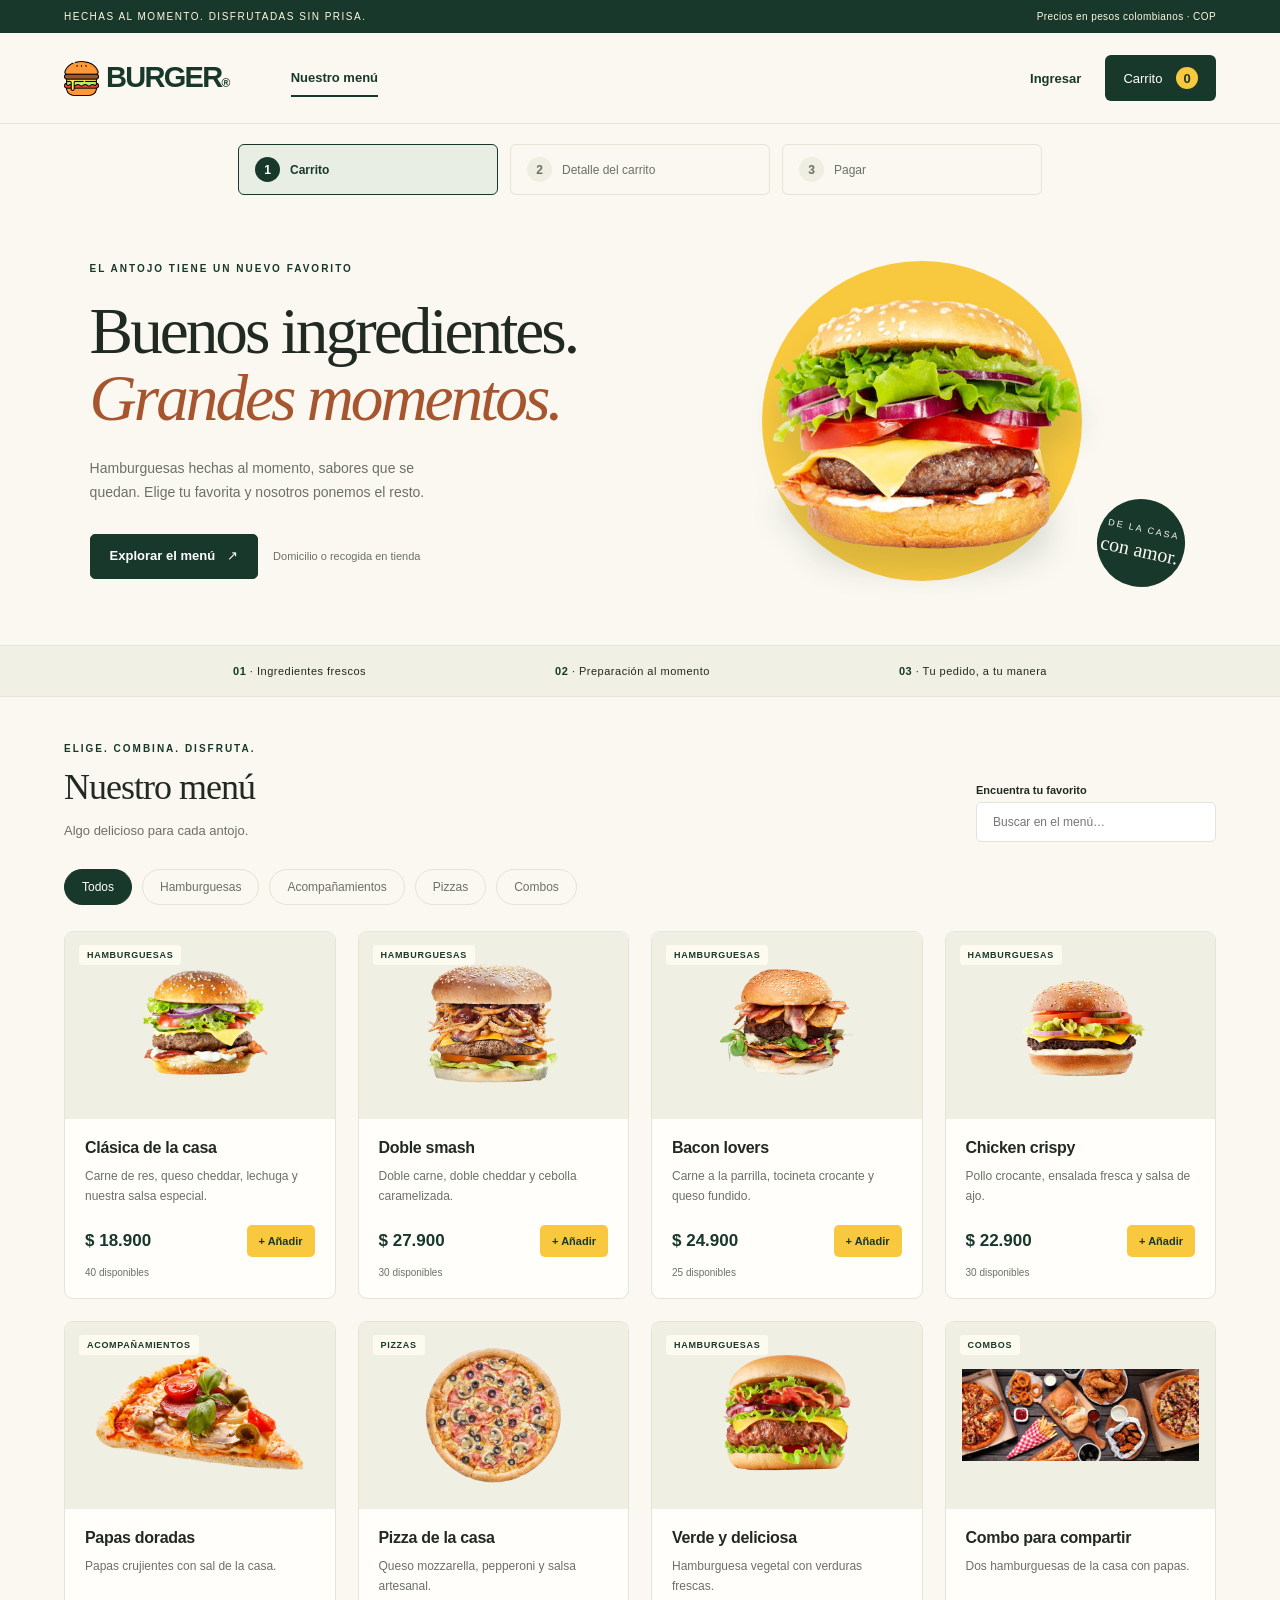
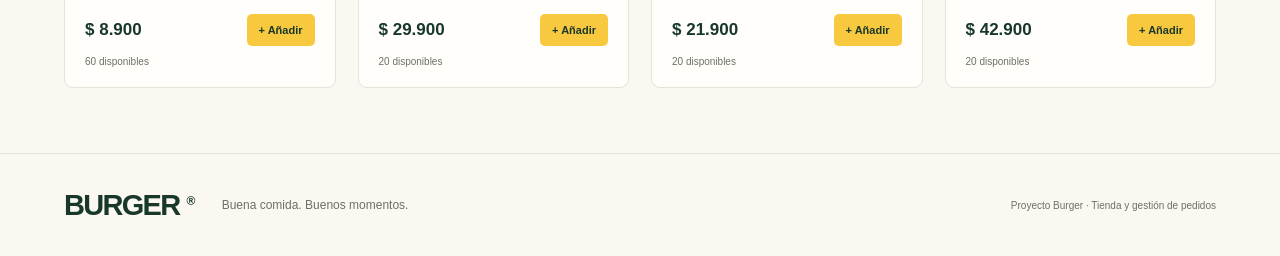
<file: index.html>
<!doctype html>
<html lang="es">
    <head><meta charset="utf-8"><meta name="viewport" content="width=device-width,initial-scale=1"><meta name="theme-color" content="#18382b"><meta name="description" content="Burger: hamburguesas, carrito de compras y pedidos en un solo lugar.">
        <title>Burger · Hechas para disfrutarse</title>
        <link rel="icon" href="images/logo.png">
        <link rel="stylesheet" href="style.css">
        <script type="module" src="app.js"></script>
    </head>
    <body>
        <div class="topbar">HECHAS AL MOMENTO. DISFRUTADAS SIN PRISA. <span>Precios en pesos colombianos · COP</span></div>
        <header><a class="brand" href="#menu" aria-label="Burger inicio"><img src="images/logo.png" alt="">
            <span>BURGER<span class="brand-dot">®</span></span></a><nav aria-label="Navegación principal" id="navigation"></nav><div class="header-actions"><button class="text-button" data-action="account" id="account-button">Ingresar</button><button class="cart-button" data-action="cart">Carrito <span id="cart-count">0</span></button></div></header>
        <main id="app" tabindex="-1"><p class="loading">Preparando algo delicioso…</p></main>
            <footer>
                <a class="brand" href="#menu">BURGER<span class="brand-dot">®</span></a>
                <p>Buena comida. Buenos momentos.</p>
                <span>Proyecto Burger · Tienda y gestión de pedidos</span>
            </footer>
            <dialog id="modal" aria-label="Formulario">
                <div id="modal-content"></div>
            </dialog>
            <dialog id="cart-dialog" aria-labelledby="cart-title">
                <div class="drawer-header">
                    <div>
                        <span class="eyebrow">TU PRÓXIMO BUEN MOMENTO</span>
                        <h2 id="cart-title">Tu carrito</h2>
                    </div>
                    <button class="icon-button" data-action="close-cart" aria-label="Cerrar carrito">×</button>
                </div>
                <div id="cart-content"></div>
            </dialog>
            <div id="toast" role="status" aria-live="polite" hidden></div>
        </body>
</html>
</file>
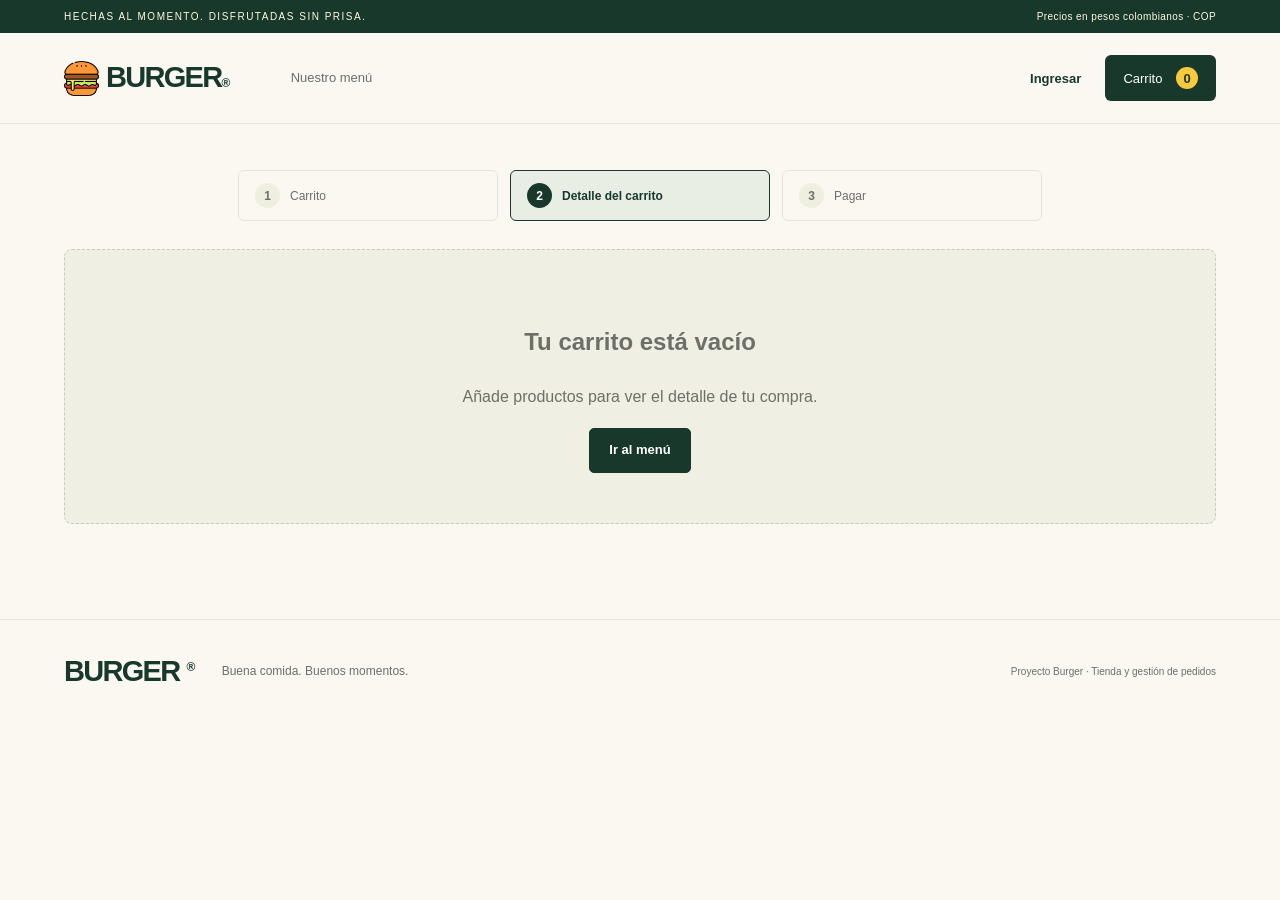
<file: cart.html>
<!doctype html>
<html lang="es">
    <head>
        <meta charset="utf-8">
        <meta name="viewport" content="width=device-width,initial-scale=1">
        <meta name="theme-color" content="#18382b">
        <meta name="description" content="Burger: hamburguesas, carrito de compras y pedidos en un solo lugar.">
        <title>Burger · Detalle del carrito</title>
        <link rel="icon" href="images/logo.png">
        <link rel="stylesheet" href="style.css">
        <script type="module" src="app.js"></script>
    </head>
        <body>
            <div class="topbar">HECHAS AL MOMENTO. DISFRUTADAS SIN PRISA. 
                <span>Precios en pesos colombianos · COP</span>
            </div>
            <header><a class="brand" href="#menu" aria-label="Burger inicio">
                <img src="images/logo.png" alt="">
                <span>BURGER<span class="brand-dot">®</span></span></a><nav aria-label="Navegación principal" id="navigation"></nav>
                <div class="header-actions"><button class="text-button" data-action="account" id="account-button">Ingresar</button>
                    <button class="cart-button" data-action="cart">Carrito <span id="cart-count">0</span>
                    </button>
                </div>
                </header>
            <main id="app" tabindex="-1"><p class="loading">Preparando algo delicioso…</p>
            </main>
            <footer>
                <a class="brand" href="#menu">BURGER<span class="brand-dot">®</span></a>
                <p>Buena comida. Buenos momentos.</p>
                <span>Proyecto Burger · Tienda y gestión de pedidos</span>
            </footer>
            <dialog id="modal" aria-label="Formulario">
                <div id="modal-content"></div>
            </dialog>
            <dialog id="cart-dialog" aria-labelledby="cart-title">
                <div class="drawer-header"><div>
                <span class="eyebrow">TU PRÓXIMO BUEN MOMENTO</span><h2 id="cart-title">Tu carrito</h2></div>
                <button class="icon-button" data-action="close-cart" aria-label="Cerrar carrito">×</button></div>
                    <div id="cart-content"></div>
                </dialog>
            <div id="toast" role="status" aria-live="polite" hidden></div>
        </body>
</html>
</file>
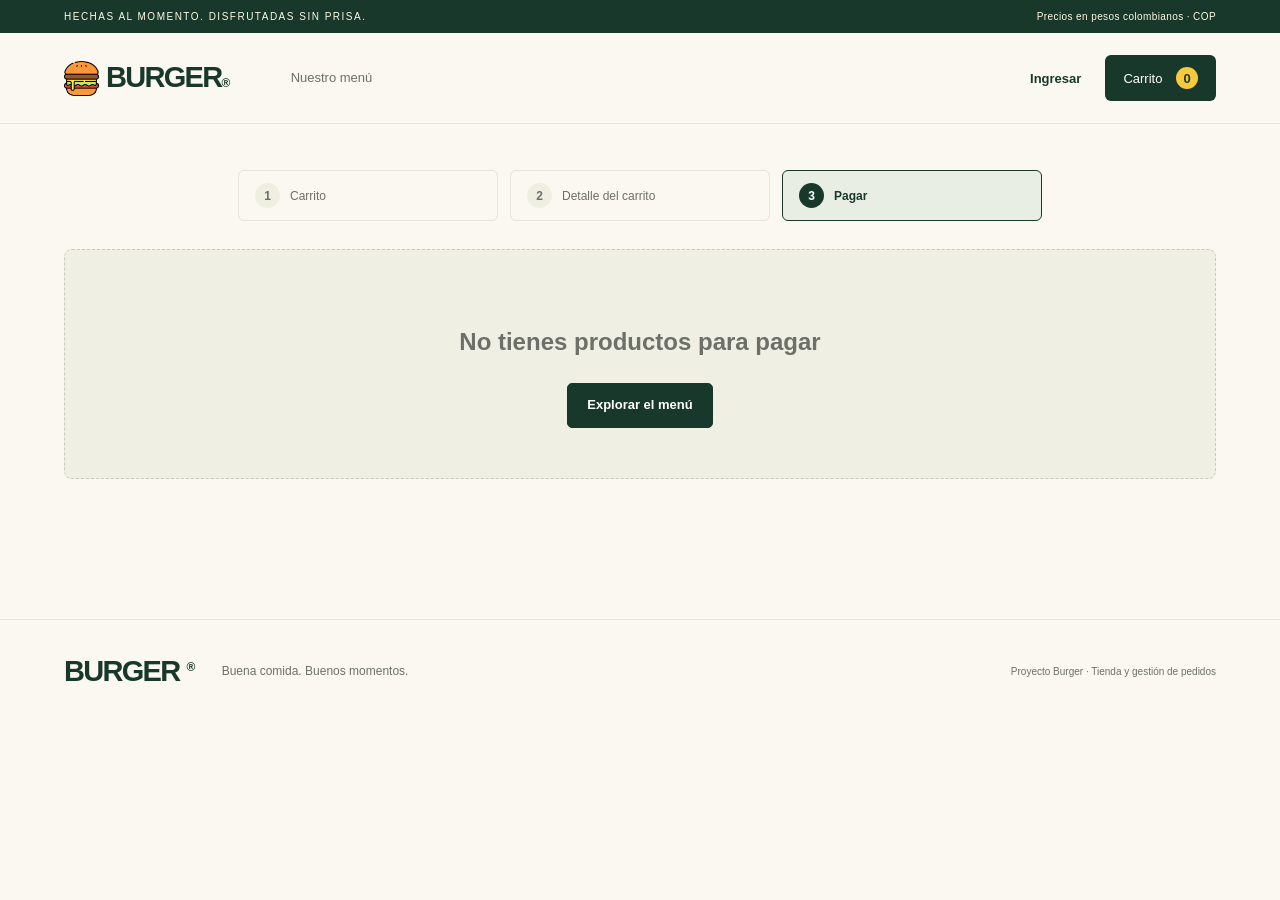
<file: checkout.html>
<!doctype html>
<html lang="es">
    <head>
        <meta charset="utf-8">
        <meta name="viewport" content="width=device-width,initial-scale=1">
        <meta name="theme-color" content="#18382b">
        <meta name="description" content="Burger: hamburguesas, carrito de compras y pedidos en un solo lugar.">
        <title>Burger · Pagar pedido</title>
        <link rel="icon" href="images/logo.png">
        <link rel="stylesheet" href="style.css">
        <script type="module" src="app.js"></script>
    </head>
    <body>
    <div class="topbar">HECHAS AL MOMENTO. DISFRUTADAS SIN PRISA. 
        <span>Precios en pesos colombianos · COP</span></div>
        <header><a class="brand" href="#menu" aria-label="Burger inicio">
            <img src="images/logo.png" alt="">
            <span>BURGER<span class="brand-dot">®</span></span></a>
            <nav aria-label="Navegación principal" id="navigation"></nav>
            <div class="header-actions">
                <button class="text-button" data-action="account" id="account-button">Ingresar</button>
                <button class="cart-button" data-action="cart">Carrito <span id="cart-count">0</span></button>
            </div>
        </header>
        <main id="app" tabindex="-1"><p class="loading">Preparando algo delicioso…</p></main>
        <footer>
            <a class="brand" href="#menu">BURGER<span class="brand-dot">®</span></a>
            <p>Buena comida. Buenos momentos.</p>
            <span>Proyecto Burger · Tienda y gestión de pedidos</span>
        </footer>
        <dialog id="modal" aria-label="Formulario">
            <div id="modal-content"></div>
        </dialog>
        <dialog id="cart-dialog" aria-labelledby="cart-title">
            <div class="drawer-header">
                <div>
                    <span class="eyebrow">TU PRÓXIMO BUEN MOMENTO</span>
                    <h2 id="cart-title">Tu carrito</h2>
                </div>
                <button class="icon-button" data-action="close-cart" aria-label="Cerrar carrito">×</button>
            </div>
            <div id="cart-content"></div>
        </dialog>
        <div id="toast" role="status" aria-live="polite" hidden></div>
    </body>
</html>
</file>
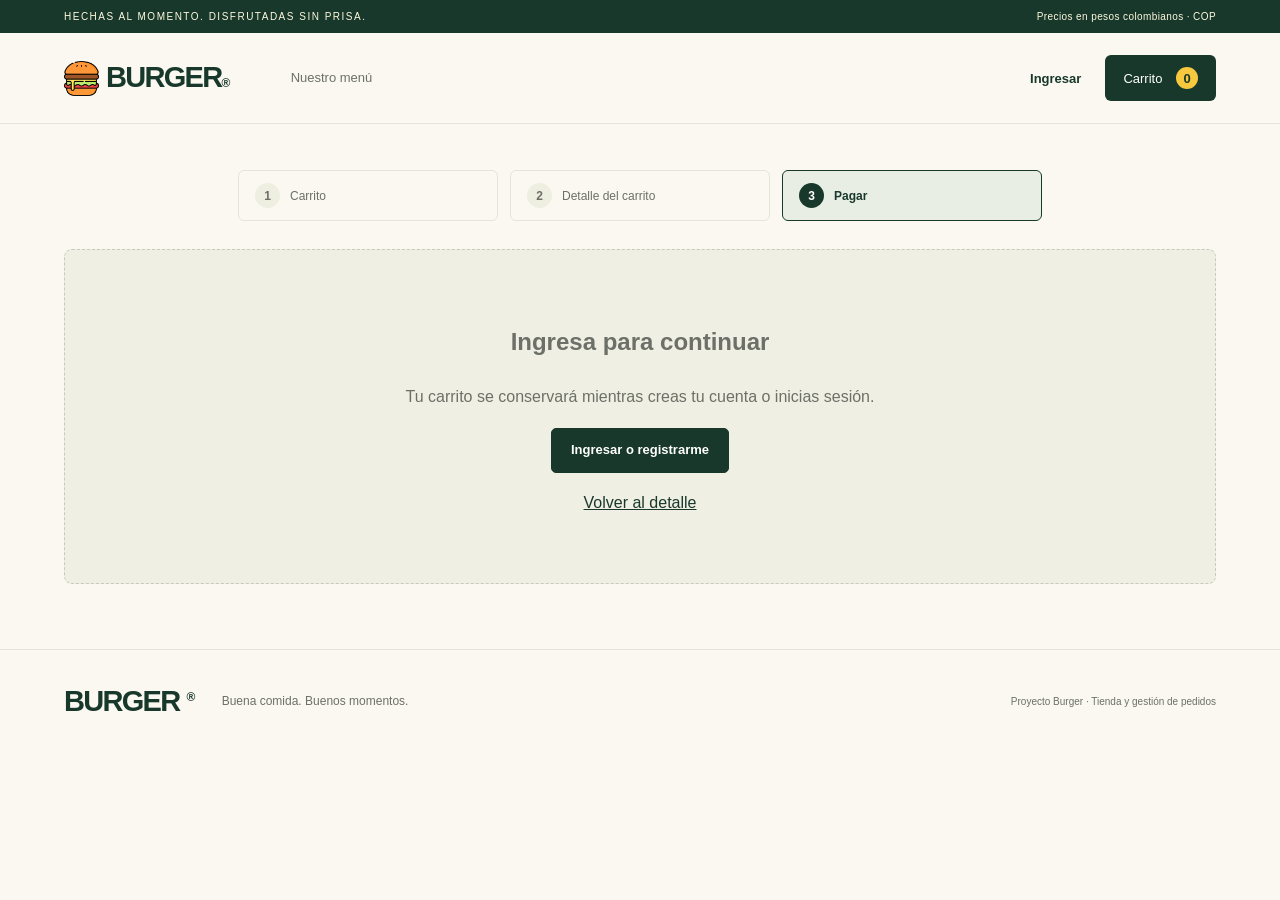
<file: thankyou.html>
<!doctype html>
<html lang="es">
    <head>
        <meta charset="utf-8">
        <meta name="viewport" content="width=device-width,initial-scale=1">
        <meta name="theme-color" content="#18382b">
        <meta name="description" content="Burger: hamburguesas, carrito de compras y pedidos en un solo lugar.">
        <title>Burger · Comprobante</title>
        <link rel="icon" href="images/logo.png">
        <link rel="stylesheet" href="style.css">
        <script type="module" src="app.js"></script>
    </head>
    <body>
        <div class="topbar">HECHAS AL MOMENTO. DISFRUTADAS SIN PRISA. <span>Precios en pesos colombianos · COP</span></div>
        <header>
            <a class="brand" href="#menu" aria-label="Burger inicio">
                <img src="images/logo.png" alt=""><span>BURGER<span class="brand-dot">®</span></span></a>
                <nav aria-label="Navegación principal" id="navigation"></nav>
                <div class="header-actions">
                    <button class="text-button" data-action="account" id="account-button">Ingresar</button>
                    <button class="cart-button" data-action="cart">Carrito <span id="cart-count">0</span></button>
                </div>
            </header>
        <main id="app" tabindex="-1"><p class="loading">Preparando algo delicioso…</p></main>
        <footer>
            <a class="brand" href="#menu">BURGER<span class="brand-dot">®</span></a>
            <p>Buena comida. Buenos momentos.</p>
            <span>Proyecto Burger · Tienda y gestión de pedidos</span>
        </footer>
        <dialog id="modal" aria-label="Formulario">
            <div id="modal-content"></div>
        </dialog>
        <dialog id="cart-dialog" aria-labelledby="cart-title"><div class="drawer-header">
            <div>
                <span class="eyebrow">TU PRÓXIMO BUEN MOMENTO</span><h2 id="cart-title">Tu carrito</h2>
            </div>
            <button class="icon-button" data-action="close-cart" aria-label="Cerrar carrito">×</button>
        </div>
        <div id="cart-content"></div>
        </dialog>
        <div id="toast" role="status" aria-live="polite" hidden></div>
    </body>
</html>
</file>
<file: style.css>
:root{--green:#18382b;--ink:#202a23;--muted:#6c7068;--cream:#faf8f0;--yellow:#f8c83e;--line:#e4e4d8;--red:#b33b28;--white:#fffefa;font-family:Inter,Arial,sans-serif;color:var(--ink);background:var(--cream);font-synthesis:none}*{box-sizing:border-box}body{margin:0}button,input,textarea,select{font:inherit}button,a,input,textarea,select{-webkit-tap-highlight-color:transparent}button,a{touch-action:manipulation}button{cursor:pointer}button:disabled{opacity:.45;cursor:not-allowed}a{color:inherit;text-decoration:none}button:focus-visible,a:focus-visible{outline:3px solid #be7424;outline-offset:4px}input:focus,textarea:focus,select:focus{outline:2px solid var(--green);outline-offset:2px}.topbar{background:var(--green);color:#fff9df;display:flex;justify-content:space-between;padding:11px 5%;font-size:10px;letter-spacing:1.5px}.topbar span{letter-spacing:.4px}header{display:flex;align-items:center;gap:32px;padding:22px 5%;background:var(--cream);border-bottom:1px solid var(--line)}.brand{display:flex;align-items:center;font-weight:950;font-size:29px;letter-spacing:-1.7px;gap:7px;color:var(--green)}.brand img{width:35px;height:35px;object-fit:contain}.brand-dot{font-size:12px;align-self:flex-start;line-height:2}nav{display:flex;gap:24px;align-items:center;flex:1;margin-left:30px;font-size:13px}nav a{padding:10px 0;color:var(--muted);border-bottom:2px solid transparent}nav a.selected{border-color:var(--green);color:var(--green);font-weight:700}.header-actions{display:flex;align-items:center;gap:18px}.text-button{border:0;background:transparent;color:var(--green);font-weight:700;font-size:13px}.cart-button{border:0;background:var(--green);color:white;padding:12px 18px;border-radius:6px;font-size:13px}.cart-button span{display:inline-flex;align-items:center;justify-content:center;background:var(--yellow);color:var(--green);min-width:22px;height:22px;border-radius:50%;margin-left:10px;font-weight:800}.hero{position:relative;display:grid;grid-template-columns:1.05fr 1fr;min-height:450px;align-items:center;max-width:1440px;margin:auto;padding:40px 7% 38px;overflow:hidden}.hero-copy{z-index:1}.eyebrow{font-size:10px;letter-spacing:2px;font-weight:800;display:block;color:var(--green)}.hero h1{font-family:Georgia,serif;font-size:clamp(48px,5.1vw,76px);font-weight:500;line-height:1.02;letter-spacing:-3px;margin:24px 0}.hero h1 em{font-style:italic;color:#a6552e}.hero p{font-size:14px;line-height:1.75;color:var(--muted);max-width:350px}.hero-visual{position:relative;min-height:350px;display:flex;align-items:center;justify-content:center}.hero-visual:before{content:'';position:absolute;width:320px;height:320px;background:var(--yellow);border-radius:50%}.hero-visual img{position:relative;width:100%;max-width:480px;max-height:350px;object-fit:contain;filter:drop-shadow(0 24px 14px #18382b22)}.hero-label{position:absolute;bottom:4px;right:0;background:var(--green);color:var(--cream);border-radius:50%;width:98px;height:98px;display:flex;flex-direction:column;align-items:center;justify-content:center;transform:rotate(12deg);font-family:Georgia,serif;font-size:20px;border:5px solid var(--cream)}.hero-label small{font:9px Arial;letter-spacing:2px;margin-bottom:5px}.primary,.secondary,.danger{display:inline-flex;align-items:center;justify-content:center;gap:12px;border:1px solid var(--green);border-radius:5px;background:var(--green);color:white;padding:13px 19px;font-size:13px;font-weight:700;line-height:1.3}.primary:hover,.cart-button:hover{background:#2e513d}.secondary{background:transparent;color:var(--green);border-color:var(--line)}.secondary:hover{background:#eaeadd}.danger{background:transparent;color:var(--red);border-color:#ddc4ba}.hero .primary{margin-top:15px}.hero .mini{display:inline-block;margin-left:15px;font-size:11px;color:var(--muted)}.benefits{display:flex;justify-content:space-evenly;gap:20px;background:#f1f0e4;border-block:1px solid var(--line);padding:19px 5%;font-size:11px;letter-spacing:.5px}.benefits b{color:var(--green)}.page{max-width:1440px;margin:0 auto;padding:46px 5% 65px;min-height:55vh}.section-head{display:flex;align-items:flex-end;justify-content:space-between;gap:20px;margin-bottom:27px}.section-head h1,.section-head h2{font-family:Georgia,serif;font-size:36px;font-weight:500;letter-spacing:-1px;margin:12px 0 5px}.section-head p{font-size:13px;color:var(--muted);line-height:1.6;margin-bottom:0}.search{background:white;border:1px solid var(--line);border-radius:5px;padding:12px 16px;min-width:240px;font-size:12px}.filters{display:flex;gap:10px;flex-wrap:wrap;margin:0 0 26px}.filter{border:1px solid var(--line);color:var(--muted);background:transparent;padding:10px 17px;border-radius:30px;font-size:12px}.filter.active{background:var(--green);border-color:var(--green);color:white}.products{display:grid;grid-template-columns:repeat(4,minmax(0,1fr));gap:22px}.product{background:var(--white);border:1px solid var(--line);border-radius:9px;overflow:hidden;display:flex;flex-direction:column}.product-photo{height:187px;background:#f0efe3;position:relative;display:flex;align-items:center;justify-content:center}.product-photo img{width:88%;height:87%;object-fit:contain;transition:transform .2s}.product:hover img{transform:translateY(-4px)}.product-tag{position:absolute;top:13px;left:14px;font-size:9px;letter-spacing:.7px;font-weight:700;color:var(--green);background:#fffdf1d9;padding:5px 8px;border-radius:3px}.product-info{padding:20px;display:flex;flex:1;flex-direction:column}.product h3{font-size:16px;margin:0 0 9px;letter-spacing:-.3px}.product p{font-size:12px;line-height:1.7;color:var(--muted);margin:0 0 18px;flex:1;min-height:40px}.product-bottom{display:flex;align-items:center;justify-content:space-between;gap:8px}.price{font-weight:800;font-size:17px;color:var(--green)}.add-button{background:var(--yellow);border:0;border-radius:5px;padding:10px 12px;color:var(--green);font-weight:700;font-size:11px}.stock{color:var(--muted);font-size:10px;margin-top:10px}.empty{padding:50px 25px;text-align:center;background:#f0efe3;border:1px dashed #c8cabb;border-radius:8px;color:var(--muted);line-height:1.8;grid-column:1/-1}.empty h2,.empty h3{color:var(--green)}footer{border-top:1px solid var(--line);padding:32px 5%;display:flex;align-items:center;gap:28px;font-size:12px;color:var(--muted)}footer span{margin-left:auto;font-size:10px}.loading{padding:60px;text-align:center}.title-row{display:flex;align-items:center;justify-content:space-between;gap:12px}.muted{color:var(--muted);font-size:12px;line-height:1.6}.small{font-size:11px}.badge{display:inline-block;white-space:nowrap;padding:6px 9px;border-radius:4px;background:#edf0e6;color:var(--green);font-size:10px;font-weight:700}.badge.pending{background:#fff1ca;color:#855617}.badge.failed{background:#fae4de;color:var(--red)}.notice{padding:16px 19px;background:#fff1cf;border:1px solid #e7d6a6;border-radius:5px;font-size:12px;line-height:1.7;margin:18px 0}.metrics{display:grid;grid-template-columns:repeat(4,1fr);gap:16px;margin:26px 0}.metric{border:1px solid var(--line);background:var(--white);padding:22px;border-radius:6px}.metric span{font-size:11px;color:var(--muted)}.metric strong{display:block;font-size:28px;letter-spacing:-1px;color:var(--green);margin-top:12px}.workspace{display:grid;grid-template-columns:210px minmax(0,1fr);gap:35px}.sidebar{padding-top:15px}.sidebar .eyebrow{margin-bottom:22px}.sidebar a{display:block;font-size:13px;padding:13px 15px;margin:4px 0;color:var(--muted);border-radius:5px}.sidebar a.selected{background:var(--green);color:white}.sidebar p{padding:10px 15px;font-size:11px;line-height:1.8;color:var(--muted)}.table-wrap{overflow-x:auto;border:1px solid var(--line);border-radius:7px;background:var(--white)}table{border-collapse:collapse;width:100%;font-size:12px;text-align:left}th{background:#efefe4;color:var(--muted);font-size:10px;letter-spacing:.7px;padding:15px;font-weight:600}td{padding:15px;border-top:1px solid var(--line);vertical-align:middle}td .secondary,td .danger{font-size:11px;padding:8px 11px}.table-product{display:flex;align-items:center;gap:12px;min-width:170px}.table-product img{width:48px;height:42px;object-fit:contain}.actions{display:flex;gap:8px;align-items:center;flex-wrap:wrap}.order{padding:22px;background:var(--white);border:1px solid var(--line);border-radius:7px;margin-bottom:17px}.order h3{margin:0;font-size:15px}.order-head{display:flex;justify-content:space-between;gap:15px;align-items:flex-start}.order-content{display:grid;grid-template-columns:1.2fr 1fr;gap:28px;margin:18px 0}.order-content p{font-size:12px;line-height:1.7;margin:5px 0}.order-total{border-top:1px solid var(--line);padding-top:15px;display:flex;justify-content:space-between;gap:15px;align-items:center}.order-total strong{font-size:19px;color:var(--green)}.account-card{max-width:540px;background:var(--white);padding:30px;border:1px solid var(--line);border-radius:8px}dialog{border:0;padding:0;border-radius:10px;width:min(540px,calc(100% - 30px));max-height:90dvh;background:var(--cream);color:var(--ink);box-shadow:0 20px 100px #0005}dialog::backdrop{background:#15251dcc;backdrop-filter:blur(3px)}.modal-body{padding:30px}.modal-body h2{font-family:Georgia,serif;font-size:30px;letter-spacing:-.7px;font-weight:500;margin:12px 0 22px}.icon-button{border:1px solid var(--line);background:transparent;border-radius:50%;width:34px;height:34px;font-size:23px;line-height:1;color:var(--green)}label{display:block;font-size:12px;font-weight:600;margin:15px 0 6px}input,textarea,select{width:100%;border:1px solid #d6d8ca;border-radius:5px;background:var(--white);padding:12px;color:var(--ink);font-size:13px}textarea{min-height:80px;resize:vertical}input[type=checkbox],input[type=radio]{width:auto;accent-color:var(--green)}.form-row{display:grid;grid-template-columns:1fr 1fr;gap:15px}.check{display:flex;gap:10px;align-items:center;font-weight:400;line-height:1.6}.form-error{color:var(--red);font-size:12px;line-height:1.5;min-height:18px;margin:10px 0}.full{width:100%}.form-foot{text-align:center;font-size:12px;margin:22px 0 0;color:var(--muted)}.form-foot button{text-decoration:underline}.tabs{display:flex;gap:10px;margin:15px 0}.tabs button{flex:1}.drawer-header{display:flex;align-items:center;justify-content:space-between;padding:26px;border-bottom:1px solid var(--line)}.drawer-header h2{font-family:Georgia,serif;font-size:30px;font-weight:500;margin:12px 0 0}#cart-dialog{height:100dvh;max-height:100dvh;margin:0 0 0 auto;inset:0 0 0 auto;border-radius:0;width:min(480px,100%)}#cart-content{padding:22px 26px}.cart-item{display:flex;align-items:center;gap:14px;padding:18px 0;border-bottom:1px solid var(--line)}.cart-item img{width:68px;height:60px;object-fit:contain;background:#eeeee0;border-radius:5px}.cart-item h3{font-size:13px;margin:0 0 7px}.cart-item .item-info{flex:1}.quantity{display:inline-flex;align-items:center;border:1px solid var(--line);border-radius:4px;margin-top:9px}.quantity button{border:0;background:transparent;width:27px;height:27px;color:var(--green)}.quantity span{min-width:23px;text-align:center;font-size:12px}.remove{font-size:11px;color:var(--red);background:transparent;border:0}.totals{margin:25px 0}.totals div{display:flex;justify-content:space-between;margin:12px 0;font-size:13px}.totals .grand{padding-top:17px;margin-top:17px;border-top:1px solid var(--line);font-weight:800;font-size:20px;color:var(--green)}#toast{position:fixed;bottom:25px;left:50%;transform:translateX(-50%);padding:15px 22px;background:var(--green);color:white;border-radius:7px;box-shadow:0 4px 20px #0003;z-index:20;font-size:13px;max-width:90vw}.method{display:block;padding:14px;border:1px solid var(--line);border-radius:5px;font-size:13px;font-weight:400}.method input{margin-right:8px}.disabled{opacity:.5}.profile-info{padding-bottom:18px;border-bottom:1px solid var(--line)}.link{color:var(--green);text-decoration:underline}.summary-list{font-size:12px;line-height:1.8;padding:15px;background:#f0efe3;border-radius:5px}.error-page{max-width:600px;margin:70px auto;padding:20px;text-align:center}
@media(min-width:1500px){header,.topbar,footer{padding-inline:calc((100vw - 1296px)/2)}}@media(max-width:1100px){nav{margin:0;gap:15px}header{gap:20px}.products{grid-template-columns:repeat(3,1fr)}.hero h1{font-size:58px}.hero .mini{display:block;margin:15px 0}.workspace{grid-template-columns:170px minmax(0,1fr);gap:20px}.metrics{grid-template-columns:repeat(2,1fr)}}@media(max-width:760px){.topbar span{display:none}.topbar{justify-content:center;font-size:8px}header{flex-wrap:wrap;padding:16px 5%;gap:10px;justify-content:space-between}.brand{font-size:25px}.brand img{width:28px;height:28px}nav{order:3;width:100%;flex-basis:100%;justify-content:center;gap:24px;padding-top:10px}.header-actions{gap:8px}.cart-button{padding:9px 12px}.hero{padding:35px 6% 20px;grid-template-columns:1fr}.hero h1{font-size:52px;letter-spacing:-2px;margin:18px 0}.hero p{max-width:100%}.hero-visual{min-height:260px}.hero-visual:before{width:240px;height:240px}.hero-visual img{height:270px;width:85%}.hero-label{right:6%;bottom:3px;width:80px;height:80px;font-size:17px}.hero .mini{display:inline-block;margin-left:12px}.benefits{font-size:9px;gap:12px;text-align:center;padding:15px 5%}.page{padding:30px 5% 45px}.section-head{align-items:flex-start;flex-wrap:wrap}.section-head h1,.section-head h2{font-size:31px}.search{width:100%;min-width:0}.section-head .search-wrap{width:100%}.products{grid-template-columns:repeat(2,minmax(0,1fr));gap:12px}.product-photo{height:145px}.product-info{padding:14px}.product h3{font-size:14px}.product p{font-size:11px}.product-bottom{align-items:flex-start;flex-direction:column;gap:12px}.product-bottom button{width:100%}.product-tag{font-size:8px;left:9px;top:9px}.price{font-size:16px}.filters{gap:6px}.filter{padding:9px 12px;font-size:11px}.workspace{display:block}.sidebar{display:flex;overflow-x:auto;padding:0;margin-bottom:20px;gap:5px}.sidebar .eyebrow,.sidebar p{display:none}.sidebar a{white-space:nowrap;font-size:12px;padding:10px 13px}.metrics{gap:10px}.metric{padding:16px}.metric strong{font-size:23px}.order-content{grid-template-columns:1fr;gap:12px}.order-head{flex-wrap:wrap}.order-total{flex-wrap:wrap}.order{padding:17px}footer{flex-wrap:wrap;gap:12px}footer .brand{font-size:22px}footer span{width:100%;margin:0}.modal-body{padding:23px}.form-row{grid-template-columns:1fr;gap:0}.hero .eyebrow{font-size:9px}.hero-copy .primary{margin-top:8px}}
@media(prefers-reduced-motion:reduce){*{scroll-behavior:auto!important;transition:none!important}}
/* Recorrido de la entrega: carrito → detalle → pago. */
.journey{max-width:1440px;margin:0 auto;padding:20px 5% 0}.purchase-steps{list-style:none;padding:0;margin:0 0 28px;display:flex;gap:12px;justify-content:center;counter-reset:none}.purchase-steps li{flex:1;max-width:260px}.purchase-steps a{border:1px solid var(--line);border-radius:6px;display:flex;align-items:center;gap:10px;padding:12px 16px;font-size:12px;color:var(--muted)}.purchase-steps span{width:25px;height:25px;display:inline-flex;align-items:center;justify-content:center;border-radius:50%;background:#eeeee1;font-weight:800}.purchase-steps .current a{border-color:var(--green);background:#e9eee4;color:var(--green);font-weight:700}.purchase-steps .current span{background:var(--green);color:white}.journey .purchase-steps{margin-bottom:0}.checkout-layout{display:grid;grid-template-columns:minmax(0,1.8fr) minmax(280px,1fr);gap:25px;align-items:start}.purchase-summary,.payment-card{padding:26px;border:1px solid var(--line);border-radius:8px;background:var(--white)}.purchase-summary h2{font-family:Georgia,serif;font-weight:500;font-size:25px;margin:0 0 22px}.checkout-layout .table-wrap{align-self:start}.checkout-layout .quantity{white-space:nowrap;min-width:79px}.continue-link{margin-top:12px}.summary-product{display:flex;justify-content:space-between;gap:15px;font-size:12px;line-height:1.8;padding:12px 0;border-bottom:1px solid var(--line)}.confirmation-card{max-width:680px;margin:auto;padding:35px;border:1px solid var(--line);border-radius:9px;background:var(--white)}.confirmation-card h1{font-family:Georgia,serif;font-weight:500;font-size:36px}.confirmation-card .summary-list p{display:flex;justify-content:space-between;gap:15px}.confirmation-card .actions{margin-top:25px}.purchase-summary .totals{margin-top:25px}.payment-card label:first-child{margin-top:0}
@media(max-width:900px){.checkout-layout{grid-template-columns:minmax(0,1fr)}.purchase-summary{max-width:none}.purchase-steps{gap:6px}.purchase-steps a{font-size:10px;padding:9px;gap:6px}.purchase-steps span{flex-shrink:0;width:22px;height:22px}.confirmation-card{padding:24px}}
@media print{header,footer,.topbar,.purchase-steps,.confirmation-card .actions,#toast,dialog{display:none!important}.page{padding:0}.confirmation-card{border:0;max-width:none;color:#000;background:white}.notice{background:none;border:1px solid #aaa}.confirmation-card .primary{display:none}}

/* Cuentas de demostración en el modal de ingreso */
.demo-accounts{margin-top:14px;padding:10px 14px;border:1px dashed #c9cfc4;border-radius:12px;font-size:.9rem}
.demo-accounts summary{cursor:pointer;font-weight:600}
.demo-accounts p{margin:6px 0 0}
</file>
